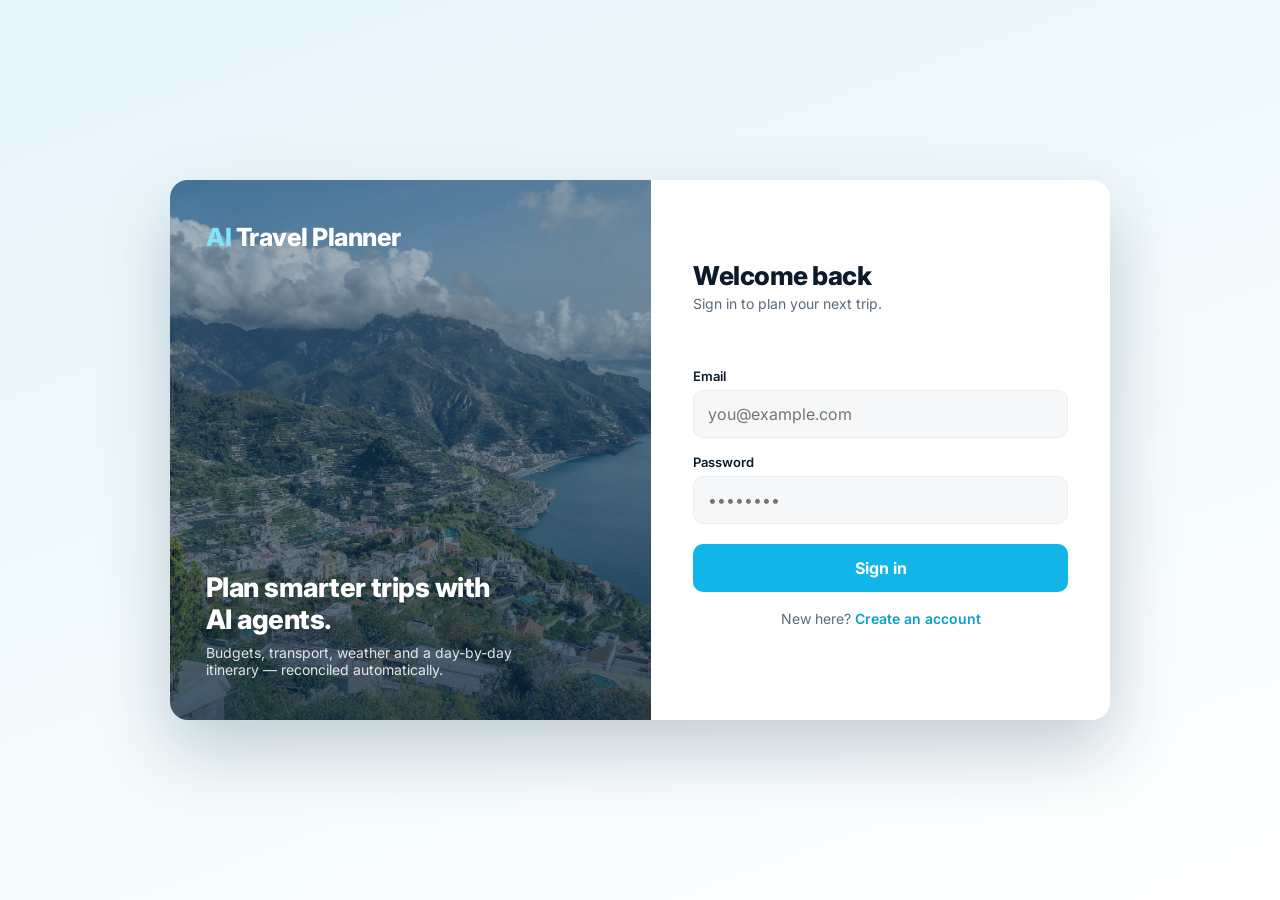
<file: login.html>
<!DOCTYPE html>
<html lang="en">
<head>
<meta charset="utf-8" />
<meta name="viewport" content="width=device-width, initial-scale=1" />
<title>Sign in · AI Travel Planner</title>
<link rel="preconnect" href="https://fonts.googleapis.com">
<link rel="preconnect" href="https://fonts.gstatic.com" crossorigin>
<link href="https://fonts.googleapis.com/css2?family=Inter:wght@400;500;600;700;800;900&display=swap" rel="stylesheet">
<style>
  :root{
    --ink:#0c1a2b; --ink2:#5b6b7a; --muted:#8a97a3;
    --blue:#12b5e8; --blue-deep:#0e9ecb; --navy:#0a2540;
    --line:#e9edf1; --field:#f5f7f9; --r:18px;
  }
  *{box-sizing:border-box}
  html,body{margin:0;height:100%}
  body{font-family:"Inter",system-ui,-apple-system,sans-serif;color:var(--ink);
    background:linear-gradient(160deg,#e7f5fb 0%,#f3fbfd 55%,#fff 100%);
    display:flex;align-items:center;justify-content:center;padding:24px;-webkit-font-smoothing:antialiased}

  .card{display:grid;grid-template-columns:1.05fr 1fr;width:100%;max-width:940px;background:#fff;
    border-radius:var(--r);overflow:hidden;box-shadow:0 30px 70px rgba(10,37,64,.22)}
  @media(max-width:760px){.card{grid-template-columns:1fr;max-width:440px}}

  /* ---- hero panel (left) ---- */
  .hero{position:relative;color:#fff;padding:42px 36px;min-height:540px;
    display:flex;flex-direction:column;justify-content:space-between;
    background-image:url('/static/landing/hero_van.jpg');background-size:cover;background-position:center}
  .hero::after{content:"";position:absolute;inset:0;
    background:linear-gradient(180deg,rgba(10,37,64,.30),rgba(10,37,64,.78))}
  .hero>*{position:relative;z-index:2}
  @media(max-width:760px){.hero{min-height:210px;padding:30px}}
  .brand{font-weight:800;font-size:25px;letter-spacing:-.02em}
  .brand .go{color:#7fe3ff} .brand sup{font-size:10px;opacity:.8}
  .hero h2{margin:0 0 8px;font-size:27px;font-weight:800;letter-spacing:-.02em;line-height:1.18}
  .hero p{margin:0;color:rgba(255,255,255,.86);font-size:14px;max-width:330px}

  /* ---- form panel (right) ---- */
  .panel{padding:48px 42px;display:flex;flex-direction:column;justify-content:center}
  @media(max-width:760px){.panel{padding:34px 28px}}
  .panel h1{margin:0 0 4px;font-size:26px;font-weight:800;letter-spacing:-.02em}
  .panel .lead{margin:0 0 24px;color:var(--ink2);font-size:14px}

  label{display:block;font-size:13px;font-weight:600;margin:0 0 6px;color:var(--ink)}
  .field{margin-bottom:16px}
  input{width:100%;padding:13px 14px;font:inherit;color:var(--ink);
    background:var(--field);border:1px solid var(--line);border-radius:10px}
  input:focus{outline:2px solid var(--blue);outline-offset:1px;background:#fff}

  button.primary{width:100%;font:inherit;font-weight:700;color:#fff;background:var(--blue);
    border:0;border-radius:10px;padding:14px;cursor:pointer;margin-top:4px;transition:background .15s,transform .15s}
  button.primary:hover{background:var(--blue-deep);transform:translateY(-1px)}
  button.primary:disabled{opacity:.6;cursor:default;transform:none}

  .switch{margin-top:18px;font-size:14px;color:var(--ink2);text-align:center}
  .switch a{color:var(--blue-deep);font-weight:600;text-decoration:none;cursor:pointer}
  .switch a:hover{text-decoration:underline}

  .msg{font-size:13.5px;margin:0 0 14px;min-height:18px}
  .msg.err{color:#d0455f} .msg.ok{color:var(--blue-deep)}
</style>
</head>
<body>
  <div class="card">
    <!-- hero -->
    <div class="hero">
      <div class="brand"><span class="go">AI</span> Travel Planner</div>
      <div>
        <h2>Plan smarter trips with AI&nbsp;agents.</h2>
        <p>Budgets, transport, weather and a day-by-day itinerary — reconciled automatically.</p>
      </div>
    </div>

    <!-- form -->
    <div class="panel">
      <h1 id="title">Welcome back</h1>
      <p class="lead" id="lead">Sign in to plan your next trip.</p>

      <p class="msg" id="msg"></p>

      <div class="field">
        <label for="email">Email</label>
        <input id="email" type="email" autocomplete="email" placeholder="you@example.com" />
      </div>
      <div class="field">
        <label for="password">Password</label>
        <input id="password" type="password" autocomplete="current-password" placeholder="••••••••" />
      </div>

      <button class="primary" id="submit">Sign in</button>

      <p class="switch" id="switch">
        New here? <a id="toggle">Create an account</a>
      </p>
    </div>
  </div>

<script>
  const $ = id => document.getElementById(id);
  let mode = "login";   // "login" | "register"

  function setMode(m) {
    mode = m;
    const login = m === "login";
    $("title").textContent  = login ? "Welcome back" : "Create your account";
    $("lead").textContent   = login ? "Sign in to plan your next trip." : "Sign up to start planning trips.";
    $("submit").textContent = login ? "Sign in" : "Create account";
    $("switch").innerHTML   = login
      ? 'New here? <a id="toggle">Create an account</a>'
      : 'Already have an account? <a id="toggle">Sign in</a>';
    $("password").setAttribute("autocomplete", login ? "current-password" : "new-password");
    $("toggle").onclick = () => setMode(login ? "register" : "login");
    $("msg").textContent = "";
  }

  function showMsg(text, ok = false) {
    const m = $("msg");
    m.textContent = text;
    m.className = "msg " + (ok ? "ok" : "err");
  }

  async function submit() {
    const email = $("email").value.trim();
    const password = $("password").value;
    if (!email || !password) { showMsg("Please enter your email and password."); return; }

    $("submit").disabled = true;
    try {
      const url = mode === "login" ? "/api/login" : "/api/register";
      const r = await fetch(url, {
        method: "POST",
        headers: { "Content-Type": "application/json" },
        body: JSON.stringify({ email, password }),
      });
      const data = await r.json();
      if (!r.ok || data.error) throw new Error(data.error || ("HTTP " + r.status));
      showMsg("Success — taking you in…", true);
      window.location.href = "/";               // logged in: go to the planner
    } catch (e) {
      showMsg(e.message);
    } finally {
      $("submit").disabled = false;
    }
  }

  $("submit").onclick = submit;
  $("password").addEventListener("keydown", e => { if (e.key === "Enter") submit(); });
  $("email").addEventListener("keydown", e => { if (e.key === "Enter") submit(); });
  setMode("login");
</script>
</body>
</html>
</file>
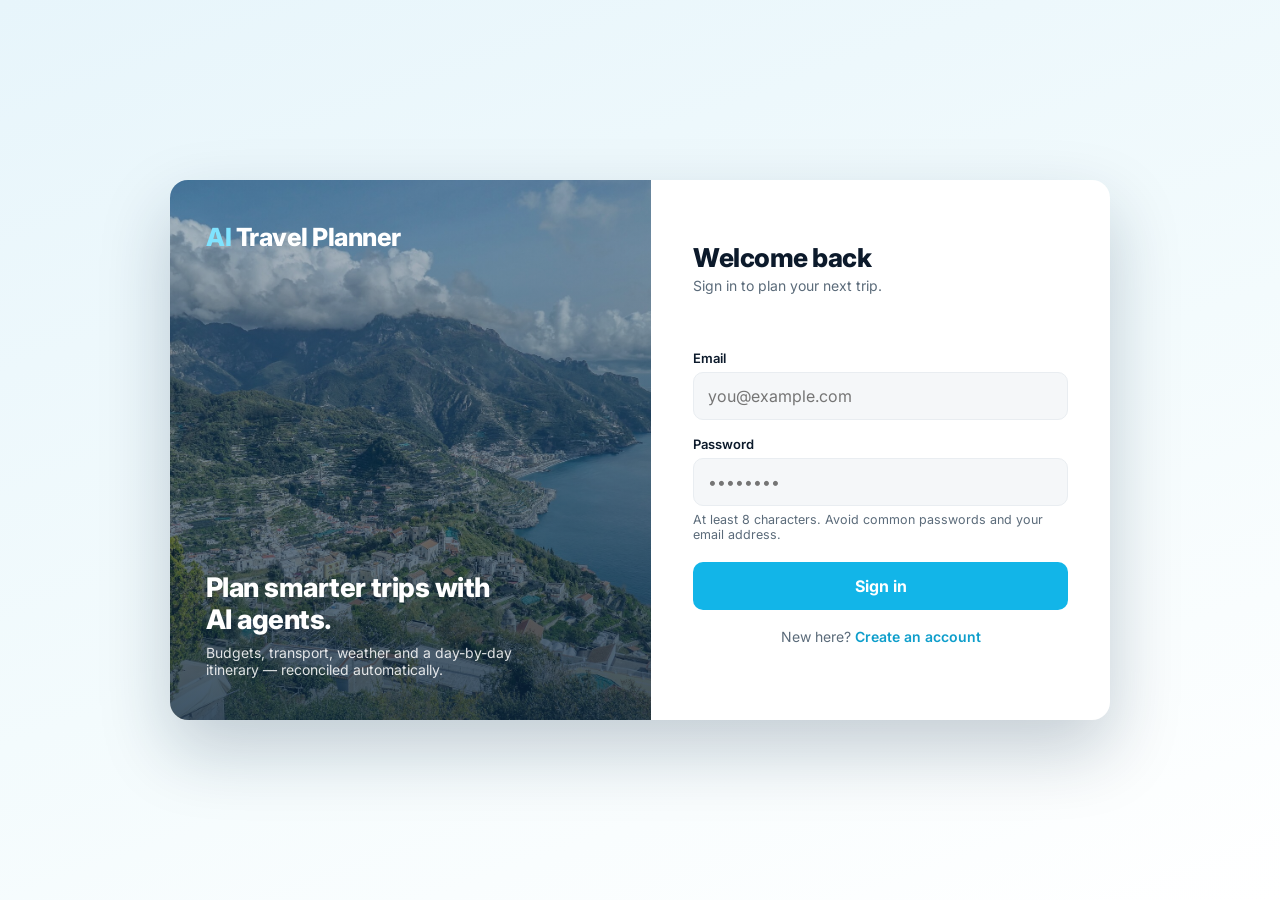
<file: src/travel_planner/api/templates/login.html>
<!DOCTYPE html>
<html lang="en">
<head>
<meta charset="utf-8" />
<meta name="viewport" content="width=device-width, initial-scale=1" />
<title>Sign in · AI Travel Planner</title>
<link rel="preconnect" href="https://fonts.googleapis.com">
<link rel="preconnect" href="https://fonts.gstatic.com" crossorigin>
<link href="https://fonts.googleapis.com/css2?family=Inter:wght@400;500;600;700;800;900&display=swap" rel="stylesheet">
<style>
  :root{
    --ink:#0c1a2b; --ink2:#5b6b7a; --muted:#8a97a3;
    --blue:#12b5e8; --blue-deep:#0e9ecb; --navy:#0a2540;
    --line:#e9edf1; --field:#f5f7f9; --r:18px;
  }
  *{box-sizing:border-box}
  html,body{margin:0;height:100%}
  body{font-family:"Inter",system-ui,-apple-system,sans-serif;color:var(--ink);
    background:linear-gradient(160deg,#e7f5fb 0%,#f3fbfd 55%,#fff 100%);
    display:flex;align-items:center;justify-content:center;padding:24px;-webkit-font-smoothing:antialiased}

  .card{display:grid;grid-template-columns:1.05fr 1fr;width:100%;max-width:940px;background:#fff;
    border-radius:var(--r);overflow:hidden;box-shadow:0 30px 70px rgba(10,37,64,.22)}
  @media(max-width:760px){.card{grid-template-columns:1fr;max-width:440px}}

  /* ---- hero panel (left) ---- */
  .hero{position:relative;color:#fff;padding:42px 36px;min-height:540px;
    display:flex;flex-direction:column;justify-content:space-between;
    background-image:url('/static/landing/hero_van.jpg');background-size:cover;background-position:center}
  .hero::after{content:"";position:absolute;inset:0;
    background:linear-gradient(180deg,rgba(10,37,64,.30),rgba(10,37,64,.78))}
  .hero>*{position:relative;z-index:2}
  @media(max-width:760px){.hero{min-height:210px;padding:30px}}
  .brand{font-weight:800;font-size:25px;letter-spacing:-.02em}
  .brand .go{color:#7fe3ff} .brand sup{font-size:10px;opacity:.8}
  .hero h2{margin:0 0 8px;font-size:27px;font-weight:800;letter-spacing:-.02em;line-height:1.18}
  .hero p{margin:0;color:rgba(255,255,255,.86);font-size:14px;max-width:330px}

  /* ---- form panel (right) ---- */
  .panel{padding:48px 42px;display:flex;flex-direction:column;justify-content:center}
  @media(max-width:760px){.panel{padding:34px 28px}}
  .panel h1{margin:0 0 4px;font-size:26px;font-weight:800;letter-spacing:-.02em}
  .panel .lead{margin:0 0 24px;color:var(--ink2);font-size:14px}

  label{display:block;font-size:13px;font-weight:600;margin:0 0 6px;color:var(--ink)}
  .field{margin-bottom:16px}
  input{width:100%;padding:13px 14px;font:inherit;color:var(--ink);
    background:var(--field);border:1px solid var(--line);border-radius:10px}
  input:focus{outline:2px solid var(--blue);outline-offset:1px;background:#fff}

  button.primary{width:100%;font:inherit;font-weight:700;color:#fff;background:var(--blue);
    border:0;border-radius:10px;padding:14px;cursor:pointer;margin-top:4px;transition:background .15s,transform .15s}
  button.primary:hover{background:var(--blue-deep);transform:translateY(-1px)}
  button.primary:disabled{opacity:.6;cursor:default;transform:none}

  .switch{margin-top:18px;font-size:14px;color:var(--ink2);text-align:center}
  .switch a{color:var(--blue-deep);font-weight:600;text-decoration:none;cursor:pointer}
  .switch a:hover{text-decoration:underline}

  .msg{font-size:13.5px;margin:0 0 14px;min-height:18px}
  .msg.err{color:#d0455f} .msg.ok{color:var(--blue-deep)}
</style>
</head>
<body>
  <div class="card">
    <!-- hero -->
    <div class="hero">
      <div class="brand"><span class="go">AI</span> Travel Planner</div>
      <div>
        <h2>Plan smarter trips with AI&nbsp;agents.</h2>
        <p>Budgets, transport, weather and a day-by-day itinerary — reconciled automatically.</p>
      </div>
    </div>

    <!-- form -->
    <div class="panel">
      <h1 id="title">Welcome back</h1>
      <p class="lead" id="lead">Sign in to plan your next trip.</p>

      <p class="msg" id="msg"></p>

      <div class="field">
        <label for="email">Email</label>
        <input id="email" type="email" autocomplete="email" placeholder="you@example.com" />
      </div>
      <div class="field">
        <label for="password">Password</label>
        <input id="password" type="password" autocomplete="current-password" placeholder="••••••••" />
        <small id="pwHint" hidden style="display:block;margin-top:6px;color:#5b6b7a;font-size:12.5px">
          At least 8 characters. Avoid common passwords and your email address.</small>
      </div>

      <button class="primary" id="submit">Sign in</button>

      <p class="switch" id="switch">
        New here? <a id="toggle">Create an account</a>
      </p>
    </div>
  </div>

<script>
  const $ = id => document.getElementById(id);
  let mode = "login";   // "login" | "register"

  function setMode(m) {
    mode = m;
    const login = m === "login";
    $("title").textContent  = login ? "Welcome back" : "Create your account";
    $("lead").textContent   = login ? "Sign in to plan your next trip." : "Sign up to start planning trips.";
    $("submit").textContent = login ? "Sign in" : "Create account";
    $("switch").innerHTML   = login
      ? 'New here? <a id="toggle">Create an account</a>'
      : 'Already have an account? <a id="toggle">Sign in</a>';
    $("password").setAttribute("autocomplete", login ? "current-password" : "new-password");
    $("pwHint").hidden = login;
    $("toggle").onclick = () => setMode(login ? "register" : "login");
    $("msg").textContent = "";
  }

  function showMsg(text, ok = false) {
    const m = $("msg");
    m.textContent = text;
    m.className = "msg " + (ok ? "ok" : "err");
  }

  async function submit() {
    const email = $("email").value.trim();
    const password = $("password").value;
    if (!email || !password) { showMsg("Please enter your email and password."); return; }

    $("submit").disabled = true;
    try {
      const url = mode === "login" ? "/api/login" : "/api/register";
      const r = await fetch(url, {
        method: "POST",
        headers: { "Content-Type": "application/json" },
        body: JSON.stringify({ email, password }),
      });
      const data = await r.json();
      if (!r.ok || data.error) throw new Error(data.error || ("HTTP " + r.status));
      showMsg("Success — taking you in…", true);
      window.location.href = "/";               // logged in: go to the planner
    } catch (e) {
      showMsg(e.message);
    } finally {
      $("submit").disabled = false;
    }
  }

  $("submit").onclick = submit;
  $("password").addEventListener("keydown", e => { if (e.key === "Enter") submit(); });
  $("email").addEventListener("keydown", e => { if (e.key === "Enter") submit(); });
  setMode("login");
</script>
</body>
</html>
</file>
